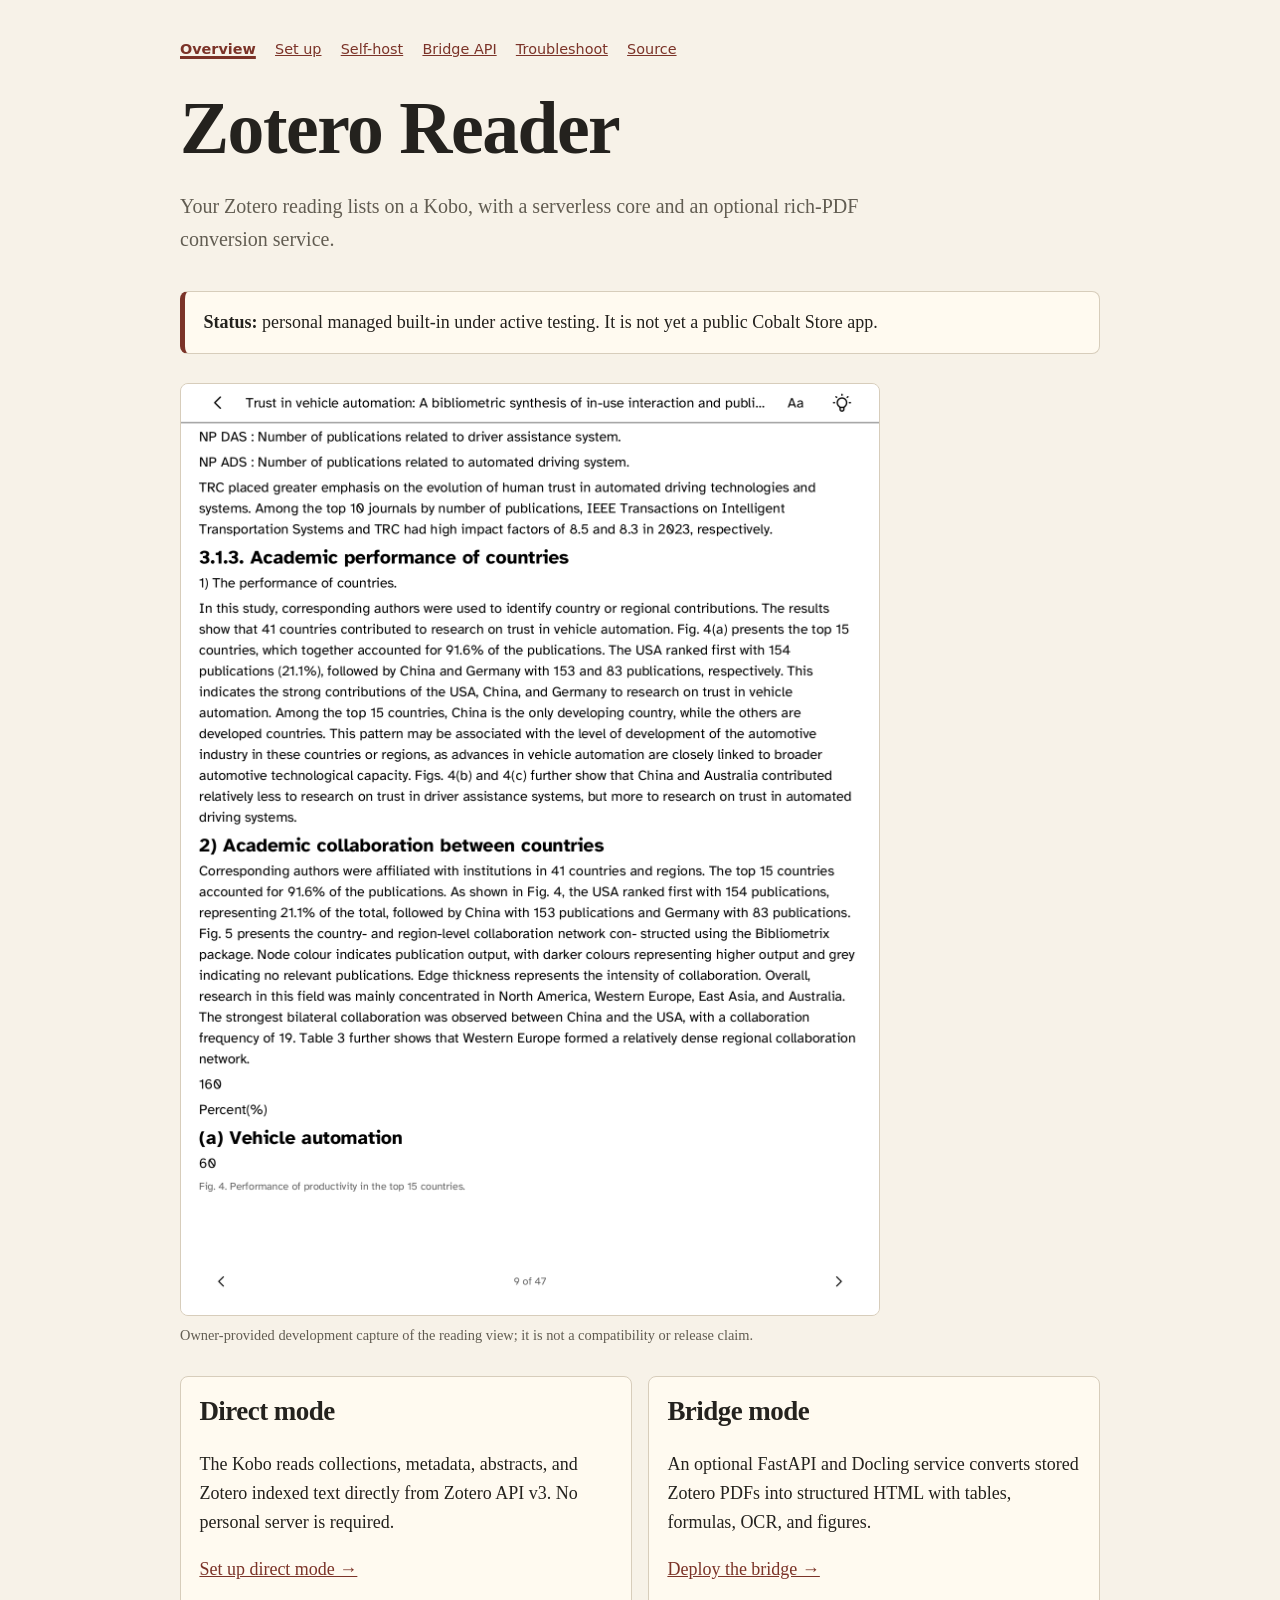
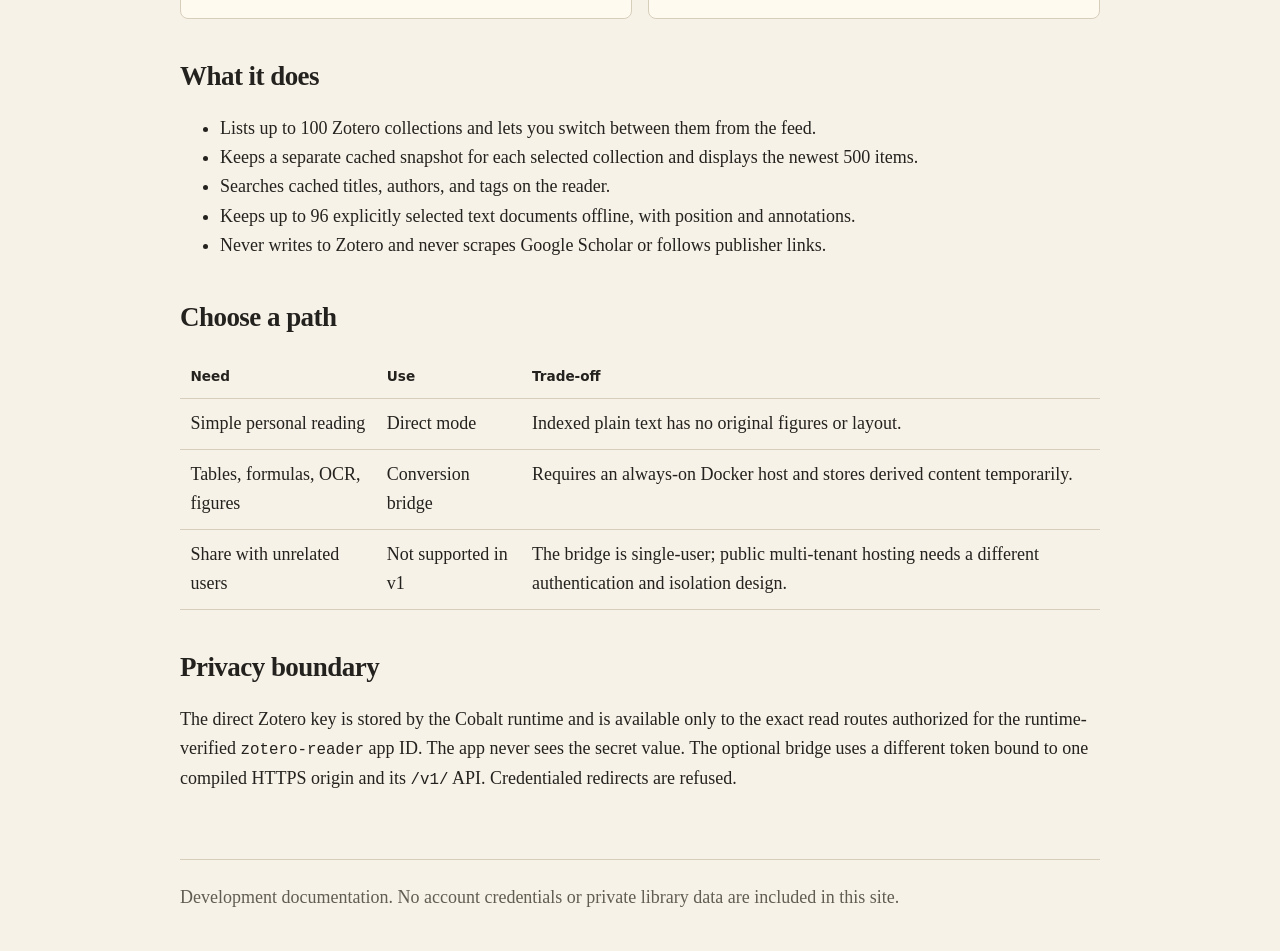
<file: docs/index.html>
<!doctype html>
<html lang="en">
<head>
  <meta charset="utf-8">
  <meta name="viewport" content="width=device-width, initial-scale=1">
  <meta name="description" content="Zotero Reader for Cobalt: browse Zotero collections and read papers on a Kobo.">
  <title>Zotero Reader for Cobalt</title>
  <link rel="stylesheet" href="styles.css">
</head>
<body>
<header>
  <nav aria-label="Documentation"><a aria-current="page" href="index.html">Overview</a><a href="setup.html">Set up</a><a href="self-hosting.html">Self-host</a><a href="api.html">Bridge API</a><a href="troubleshooting.html">Troubleshoot</a><a href="https://github.com/andreclerigo/cobalt-zotero-reader">Source</a></nav>
  <h1>Zotero Reader</h1>
  <p class="lede">Your Zotero reading lists on a Kobo, with a serverless core and an optional rich-PDF conversion service.</p>
</header>
<main>
  <div class="note"><strong>Status:</strong> personal managed built-in under active testing. It is not yet a public Cobalt Store app.</div>
  <figure>
    <img src="screenshots/kobo-reading-device.png" alt="Zotero Reader showing a full-text paper on a Kobo">
    <figcaption>Owner-provided development capture of the reading view; it is not a compatibility or release claim.</figcaption>
  </figure>
  <section class="cards" aria-label="Reading modes">
    <article class="card"><h2>Direct mode</h2><p>The Kobo reads collections, metadata, abstracts, and Zotero indexed text directly from Zotero API v3. No personal server is required.</p><p><a href="setup.html">Set up direct mode →</a></p></article>
    <article class="card"><h2>Bridge mode</h2><p>An optional FastAPI and Docling service converts stored Zotero PDFs into structured HTML with tables, formulas, OCR, and figures.</p><p><a href="self-hosting.html">Deploy the bridge →</a></p></article>
  </section>

  <h2>What it does</h2>
  <ul>
    <li>Lists up to 100 Zotero collections and lets you switch between them from the feed.</li>
    <li>Keeps a separate cached snapshot for each selected collection and displays the newest 500 items.</li>
    <li>Searches cached titles, authors, and tags on the reader.</li>
    <li>Keeps up to 96 explicitly selected text documents offline, with position and annotations.</li>
    <li>Never writes to Zotero and never scrapes Google Scholar or follows publisher links.</li>
  </ul>

  <h2>Choose a path</h2>
  <table>
    <thead><tr><th>Need</th><th>Use</th><th>Trade-off</th></tr></thead>
    <tbody>
      <tr><td>Simple personal reading</td><td>Direct mode</td><td>Indexed plain text has no original figures or layout.</td></tr>
      <tr><td>Tables, formulas, OCR, figures</td><td>Conversion bridge</td><td>Requires an always-on Docker host and stores derived content temporarily.</td></tr>
      <tr><td>Share with unrelated users</td><td>Not supported in v1</td><td>The bridge is single-user; public multi-tenant hosting needs a different authentication and isolation design.</td></tr>
    </tbody>
  </table>

  <h2>Privacy boundary</h2>
  <p>The direct Zotero key is stored by the Cobalt runtime and is available only to the exact read routes authorized for the runtime-verified <code>zotero-reader</code> app ID. The app never sees the secret value. The optional bridge uses a different token bound to one compiled HTTPS origin and its <code>/v1/</code> API. Credentialed redirects are refused.</p>
</main>
<footer>Development documentation. No account credentials or private library data are included in this site.</footer>
</body>
</html>
</file>
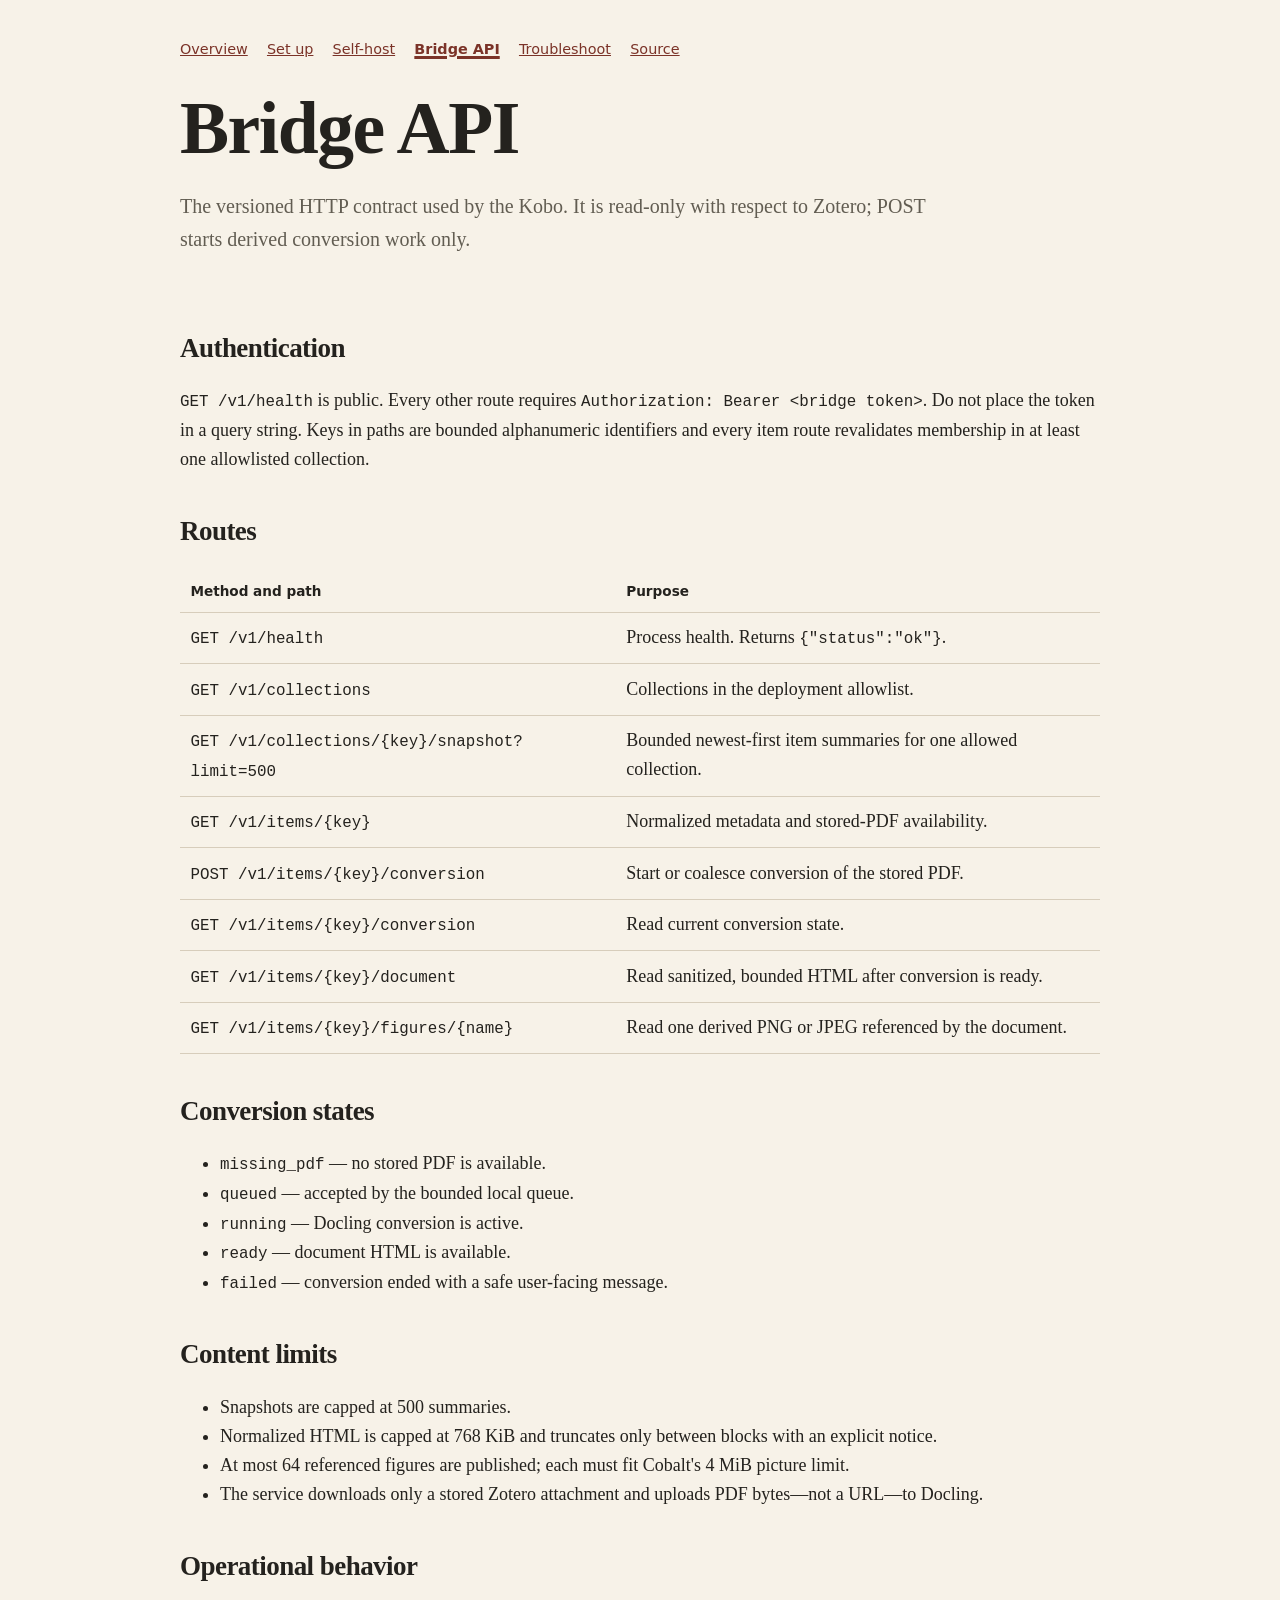
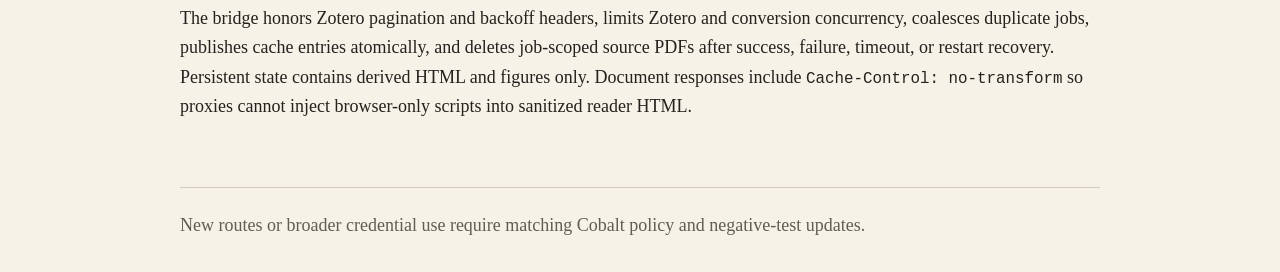
<file: docs/api.html>
<!doctype html>
<html lang="en">
<head>
  <meta charset="utf-8">
  <meta name="viewport" content="width=device-width, initial-scale=1">
  <meta name="description" content="Public HTTP contract for the optional Zotero Reader conversion bridge.">
  <title>Bridge API · Zotero Reader</title>
  <link rel="stylesheet" href="styles.css">
</head>
<body>
<header>
  <nav aria-label="Documentation"><a href="index.html">Overview</a><a href="setup.html">Set up</a><a href="self-hosting.html">Self-host</a><a aria-current="page" href="api.html">Bridge API</a><a href="troubleshooting.html">Troubleshoot</a><a href="https://github.com/andreclerigo/cobalt-zotero-reader">Source</a></nav>
  <h1>Bridge API</h1>
  <p class="lede">The versioned HTTP contract used by the Kobo. It is read-only with respect to Zotero; POST starts derived conversion work only.</p>
</header>
<main>
  <h2>Authentication</h2>
  <p><code>GET /v1/health</code> is public. Every other route requires <code>Authorization: Bearer &lt;bridge token&gt;</code>. Do not place the token in a query string. Keys in paths are bounded alphanumeric identifiers and every item route revalidates membership in at least one allowlisted collection.</p>

  <h2>Routes</h2>
  <table>
    <thead><tr><th>Method and path</th><th>Purpose</th></tr></thead>
    <tbody>
      <tr><td><code>GET /v1/health</code></td><td>Process health. Returns <code>{"status":"ok"}</code>.</td></tr>
      <tr><td><code>GET /v1/collections</code></td><td>Collections in the deployment allowlist.</td></tr>
      <tr><td><code>GET /v1/collections/{key}/snapshot?limit=500</code></td><td>Bounded newest-first item summaries for one allowed collection.</td></tr>
      <tr><td><code>GET /v1/items/{key}</code></td><td>Normalized metadata and stored-PDF availability.</td></tr>
      <tr><td><code>POST /v1/items/{key}/conversion</code></td><td>Start or coalesce conversion of the stored PDF.</td></tr>
      <tr><td><code>GET /v1/items/{key}/conversion</code></td><td>Read current conversion state.</td></tr>
      <tr><td><code>GET /v1/items/{key}/document</code></td><td>Read sanitized, bounded HTML after conversion is ready.</td></tr>
      <tr><td><code>GET /v1/items/{key}/figures/{name}</code></td><td>Read one derived PNG or JPEG referenced by the document.</td></tr>
    </tbody>
  </table>

  <h2>Conversion states</h2>
  <ul>
    <li><code>missing_pdf</code> — no stored PDF is available.</li>
    <li><code>queued</code> — accepted by the bounded local queue.</li>
    <li><code>running</code> — Docling conversion is active.</li>
    <li><code>ready</code> — document HTML is available.</li>
    <li><code>failed</code> — conversion ended with a safe user-facing message.</li>
  </ul>

  <h2>Content limits</h2>
  <ul>
    <li>Snapshots are capped at 500 summaries.</li>
    <li>Normalized HTML is capped at 768 KiB and truncates only between blocks with an explicit notice.</li>
    <li>At most 64 referenced figures are published; each must fit Cobalt's 4 MiB picture limit.</li>
    <li>The service downloads only a stored Zotero attachment and uploads PDF bytes—not a URL—to Docling.</li>
  </ul>

  <h2>Operational behavior</h2>
  <p>The bridge honors Zotero pagination and backoff headers, limits Zotero and conversion concurrency, coalesces duplicate jobs, publishes cache entries atomically, and deletes job-scoped source PDFs after success, failure, timeout, or restart recovery. Persistent state contains derived HTML and figures only. Document responses include <code>Cache-Control: no-transform</code> so proxies cannot inject browser-only scripts into sanitized reader HTML.</p>
</main>
<footer>New routes or broader credential use require matching Cobalt policy and negative-test updates.</footer>
</body>
</html>
</file>
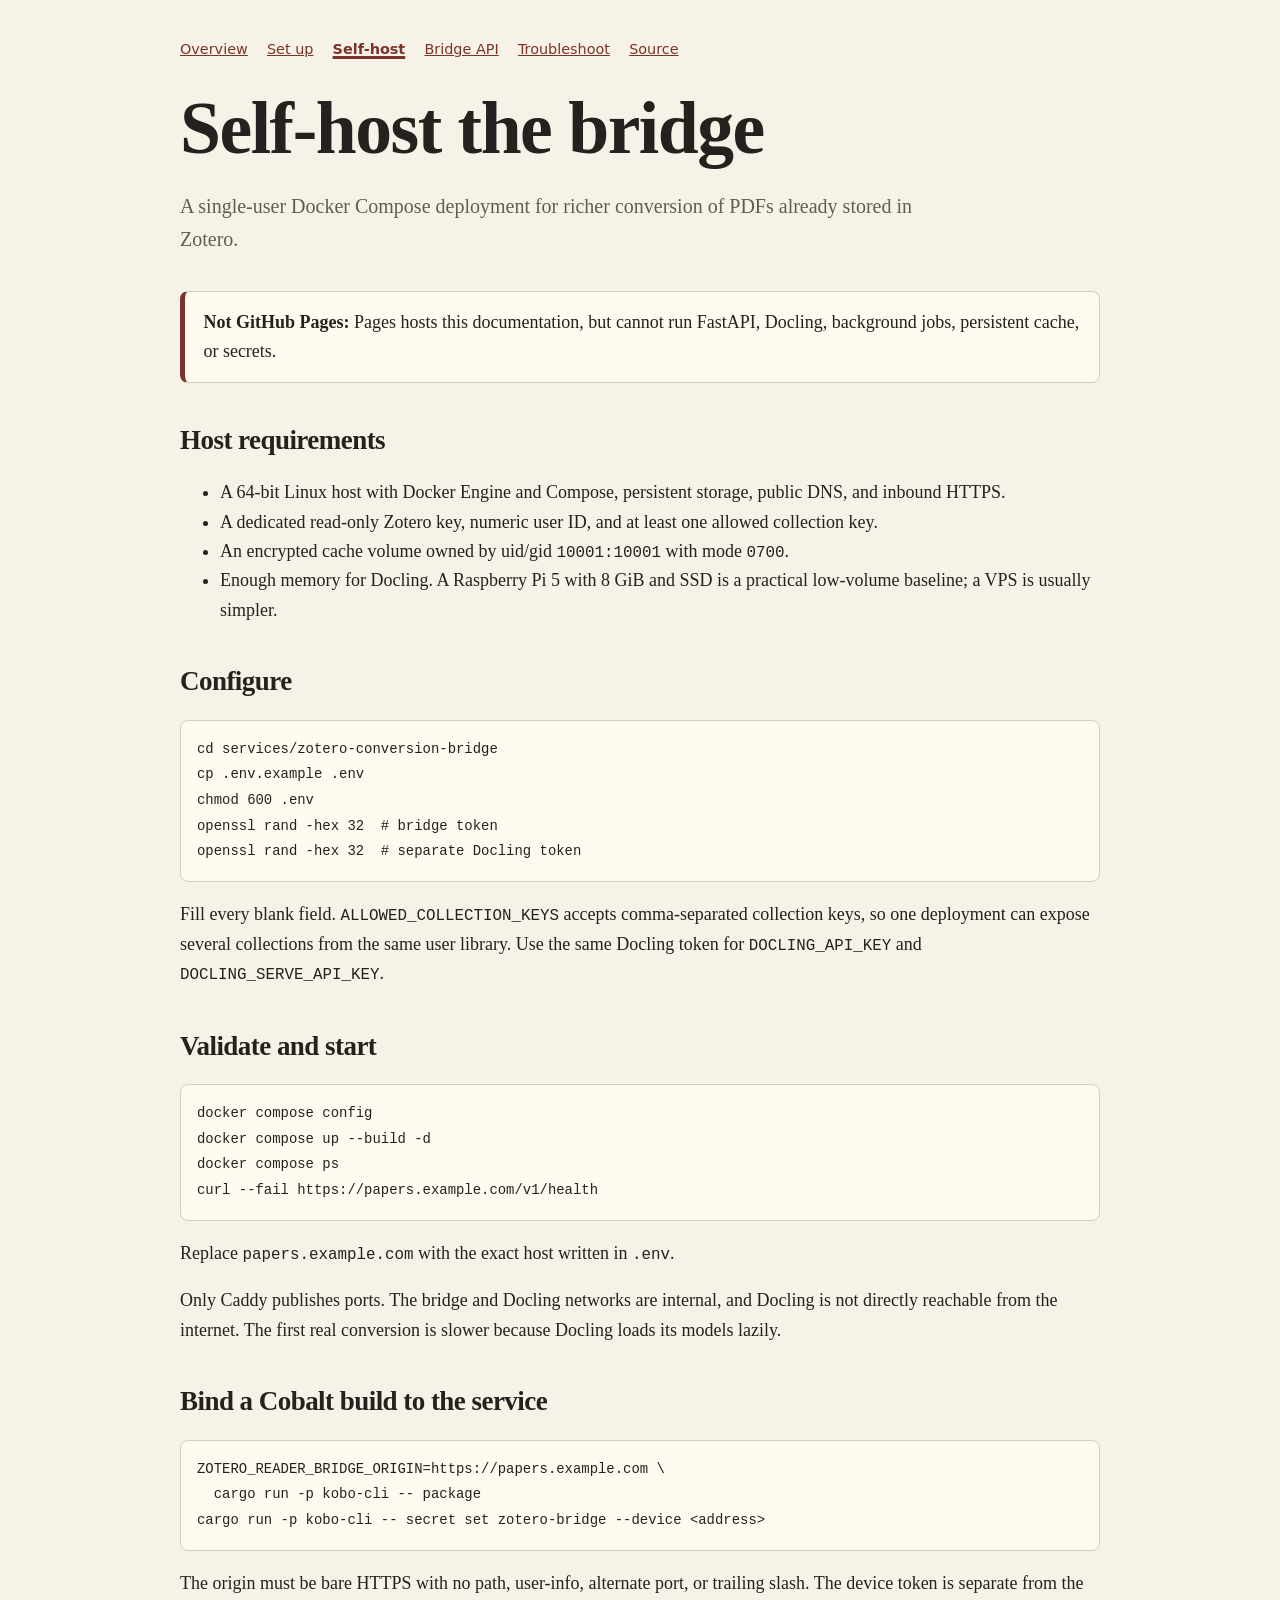
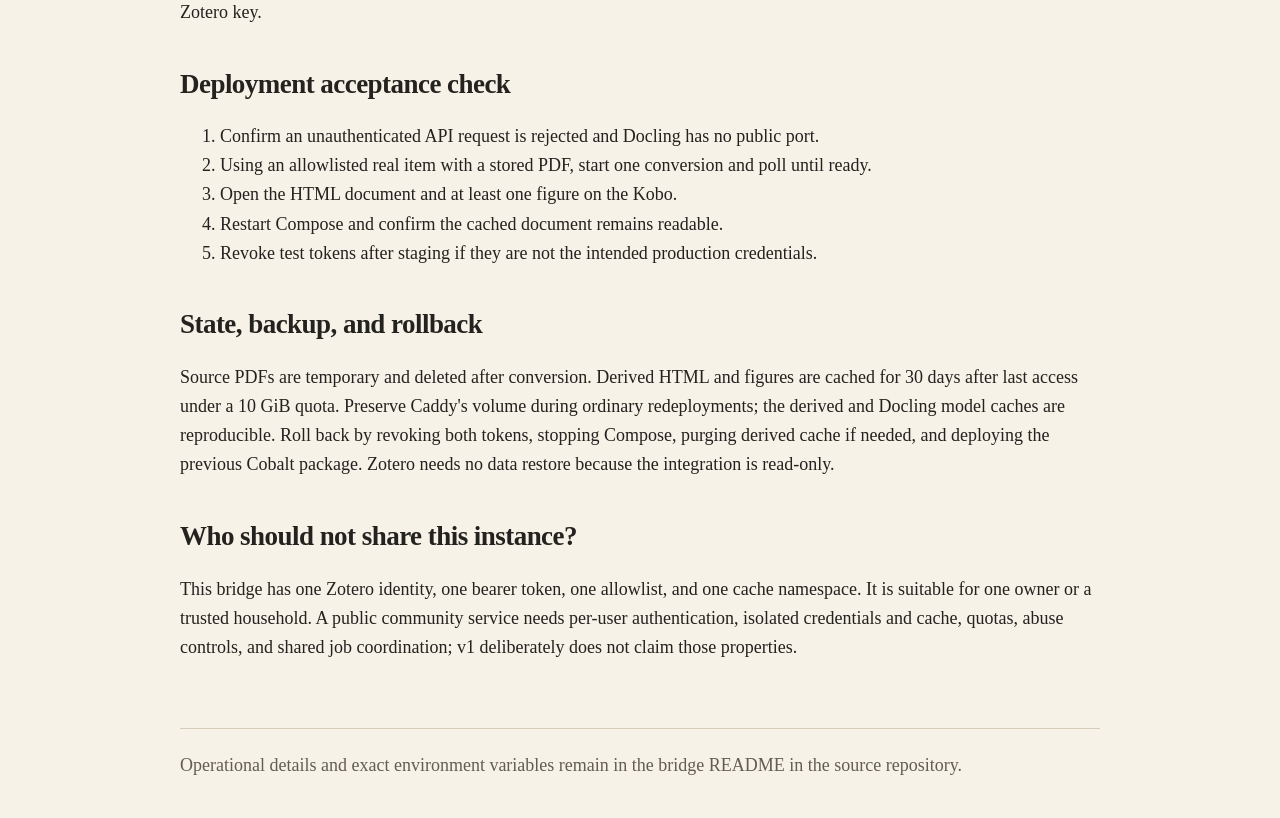
<file: docs/self-hosting.html>
<!doctype html>
<html lang="en">
<head>
  <meta charset="utf-8">
  <meta name="viewport" content="width=device-width, initial-scale=1">
  <meta name="description" content="Self-host the optional Zotero Reader Docling conversion bridge.">
  <title>Self-host · Zotero Reader</title>
  <link rel="stylesheet" href="styles.css">
</head>
<body>
<header>
  <nav aria-label="Documentation"><a href="index.html">Overview</a><a href="setup.html">Set up</a><a aria-current="page" href="self-hosting.html">Self-host</a><a href="api.html">Bridge API</a><a href="troubleshooting.html">Troubleshoot</a><a href="https://github.com/andreclerigo/cobalt-zotero-reader">Source</a></nav>
  <h1>Self-host the bridge</h1>
  <p class="lede">A single-user Docker Compose deployment for richer conversion of PDFs already stored in Zotero.</p>
</header>
<main>
  <div class="note"><strong>Not GitHub Pages:</strong> Pages hosts this documentation, but cannot run FastAPI, Docling, background jobs, persistent cache, or secrets.</div>

  <h2>Host requirements</h2>
  <ul>
    <li>A 64-bit Linux host with Docker Engine and Compose, persistent storage, public DNS, and inbound HTTPS.</li>
    <li>A dedicated read-only Zotero key, numeric user ID, and at least one allowed collection key.</li>
    <li>An encrypted cache volume owned by uid/gid <code>10001:10001</code> with mode <code>0700</code>.</li>
    <li>Enough memory for Docling. A Raspberry Pi 5 with 8 GiB and SSD is a practical low-volume baseline; a VPS is usually simpler.</li>
  </ul>

  <h2>Configure</h2>
  <pre><code>cd services/zotero-conversion-bridge
cp .env.example .env
chmod 600 .env
openssl rand -hex 32  # bridge token
openssl rand -hex 32  # separate Docling token</code></pre>
  <p>Fill every blank field. <code>ALLOWED_COLLECTION_KEYS</code> accepts comma-separated collection keys, so one deployment can expose several collections from the same user library. Use the same Docling token for <code>DOCLING_API_KEY</code> and <code>DOCLING_SERVE_API_KEY</code>.</p>

  <h2>Validate and start</h2>
  <pre><code>docker compose config
docker compose up --build -d
docker compose ps
curl --fail https://papers.example.com/v1/health</code></pre>
  <p>Replace <code>papers.example.com</code> with the exact host written in <code>.env</code>.</p>
  <p>Only Caddy publishes ports. The bridge and Docling networks are internal, and Docling is not directly reachable from the internet. The first real conversion is slower because Docling loads its models lazily.</p>

  <h2>Bind a Cobalt build to the service</h2>
  <pre><code>ZOTERO_READER_BRIDGE_ORIGIN=https://papers.example.com \
  cargo run -p kobo-cli -- package
cargo run -p kobo-cli -- secret set zotero-bridge --device &lt;address&gt;</code></pre>
  <p>The origin must be bare HTTPS with no path, user-info, alternate port, or trailing slash. The device token is separate from the Zotero key.</p>

  <h2>Deployment acceptance check</h2>
  <ol>
    <li>Confirm an unauthenticated API request is rejected and Docling has no public port.</li>
    <li>Using an allowlisted real item with a stored PDF, start one conversion and poll until ready.</li>
    <li>Open the HTML document and at least one figure on the Kobo.</li>
    <li>Restart Compose and confirm the cached document remains readable.</li>
    <li>Revoke test tokens after staging if they are not the intended production credentials.</li>
  </ol>

  <h2>State, backup, and rollback</h2>
  <p>Source PDFs are temporary and deleted after conversion. Derived HTML and figures are cached for 30 days after last access under a 10 GiB quota. Preserve Caddy's volume during ordinary redeployments; the derived and Docling model caches are reproducible. Roll back by revoking both tokens, stopping Compose, purging derived cache if needed, and deploying the previous Cobalt package. Zotero needs no data restore because the integration is read-only.</p>

  <h2>Who should not share this instance?</h2>
  <p>This bridge has one Zotero identity, one bearer token, one allowlist, and one cache namespace. It is suitable for one owner or a trusted household. A public community service needs per-user authentication, isolated credentials and cache, quotas, abuse controls, and shared job coordination; v1 deliberately does not claim those properties.</p>
</main>
<footer>Operational details and exact environment variables remain in the bridge README in the source repository.</footer>
</body>
</html>
</file>
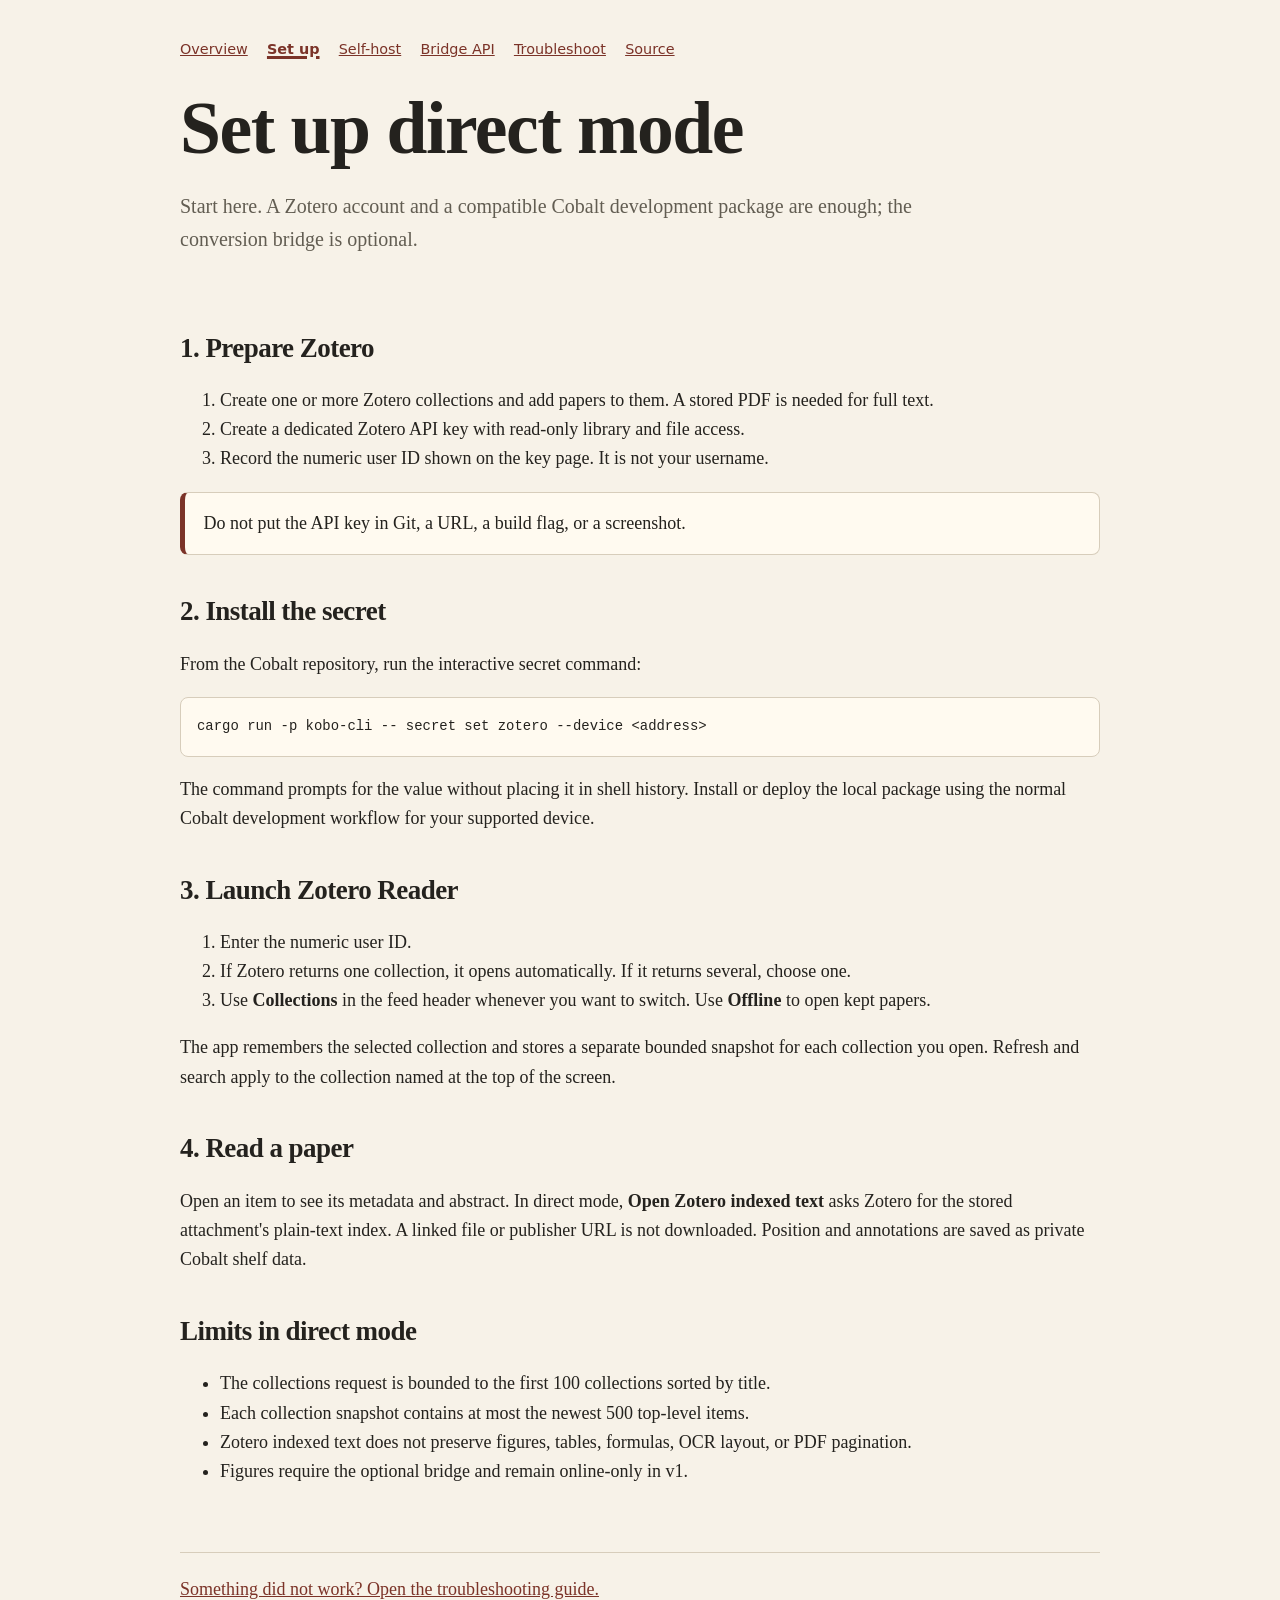
<file: docs/setup.html>
<!doctype html>
<html lang="en">
<head>
  <meta charset="utf-8">
  <meta name="viewport" content="width=device-width, initial-scale=1">
  <meta name="description" content="Set up Zotero Reader direct mode on a Cobalt Kobo.">
  <title>Set up · Zotero Reader</title>
  <link rel="stylesheet" href="styles.css">
</head>
<body>
<header>
  <nav aria-label="Documentation"><a href="index.html">Overview</a><a aria-current="page" href="setup.html">Set up</a><a href="self-hosting.html">Self-host</a><a href="api.html">Bridge API</a><a href="troubleshooting.html">Troubleshoot</a><a href="https://github.com/andreclerigo/cobalt-zotero-reader">Source</a></nav>
  <h1>Set up direct mode</h1>
  <p class="lede">Start here. A Zotero account and a compatible Cobalt development package are enough; the conversion bridge is optional.</p>
</header>
<main>
  <h2>1. Prepare Zotero</h2>
  <ol>
    <li>Create one or more Zotero collections and add papers to them. A stored PDF is needed for full text.</li>
    <li>Create a dedicated Zotero API key with read-only library and file access.</li>
    <li>Record the numeric user ID shown on the key page. It is not your username.</li>
  </ol>
  <div class="note">Do not put the API key in Git, a URL, a build flag, or a screenshot.</div>

  <h2>2. Install the secret</h2>
  <p>From the Cobalt repository, run the interactive secret command:</p>
  <pre><code>cargo run -p kobo-cli -- secret set zotero --device &lt;address&gt;</code></pre>
  <p>The command prompts for the value without placing it in shell history. Install or deploy the local package using the normal Cobalt development workflow for your supported device.</p>

  <h2>3. Launch Zotero Reader</h2>
  <ol>
    <li>Enter the numeric user ID.</li>
    <li>If Zotero returns one collection, it opens automatically. If it returns several, choose one.</li>
    <li>Use <strong>Collections</strong> in the feed header whenever you want to switch. Use <strong>Offline</strong> to open kept papers.</li>
  </ol>
  <p>The app remembers the selected collection and stores a separate bounded snapshot for each collection you open. Refresh and search apply to the collection named at the top of the screen.</p>

  <h2>4. Read a paper</h2>
  <p>Open an item to see its metadata and abstract. In direct mode, <strong>Open Zotero indexed text</strong> asks Zotero for the stored attachment's plain-text index. A linked file or publisher URL is not downloaded. Position and annotations are saved as private Cobalt shelf data.</p>

  <h2>Limits in direct mode</h2>
  <ul>
    <li>The collections request is bounded to the first 100 collections sorted by title.</li>
    <li>Each collection snapshot contains at most the newest 500 top-level items.</li>
    <li>Zotero indexed text does not preserve figures, tables, formulas, OCR layout, or PDF pagination.</li>
    <li>Figures require the optional bridge and remain online-only in v1.</li>
  </ul>
</main>
<footer><a href="troubleshooting.html">Something did not work? Open the troubleshooting guide.</a></footer>
</body>
</html>
</file>
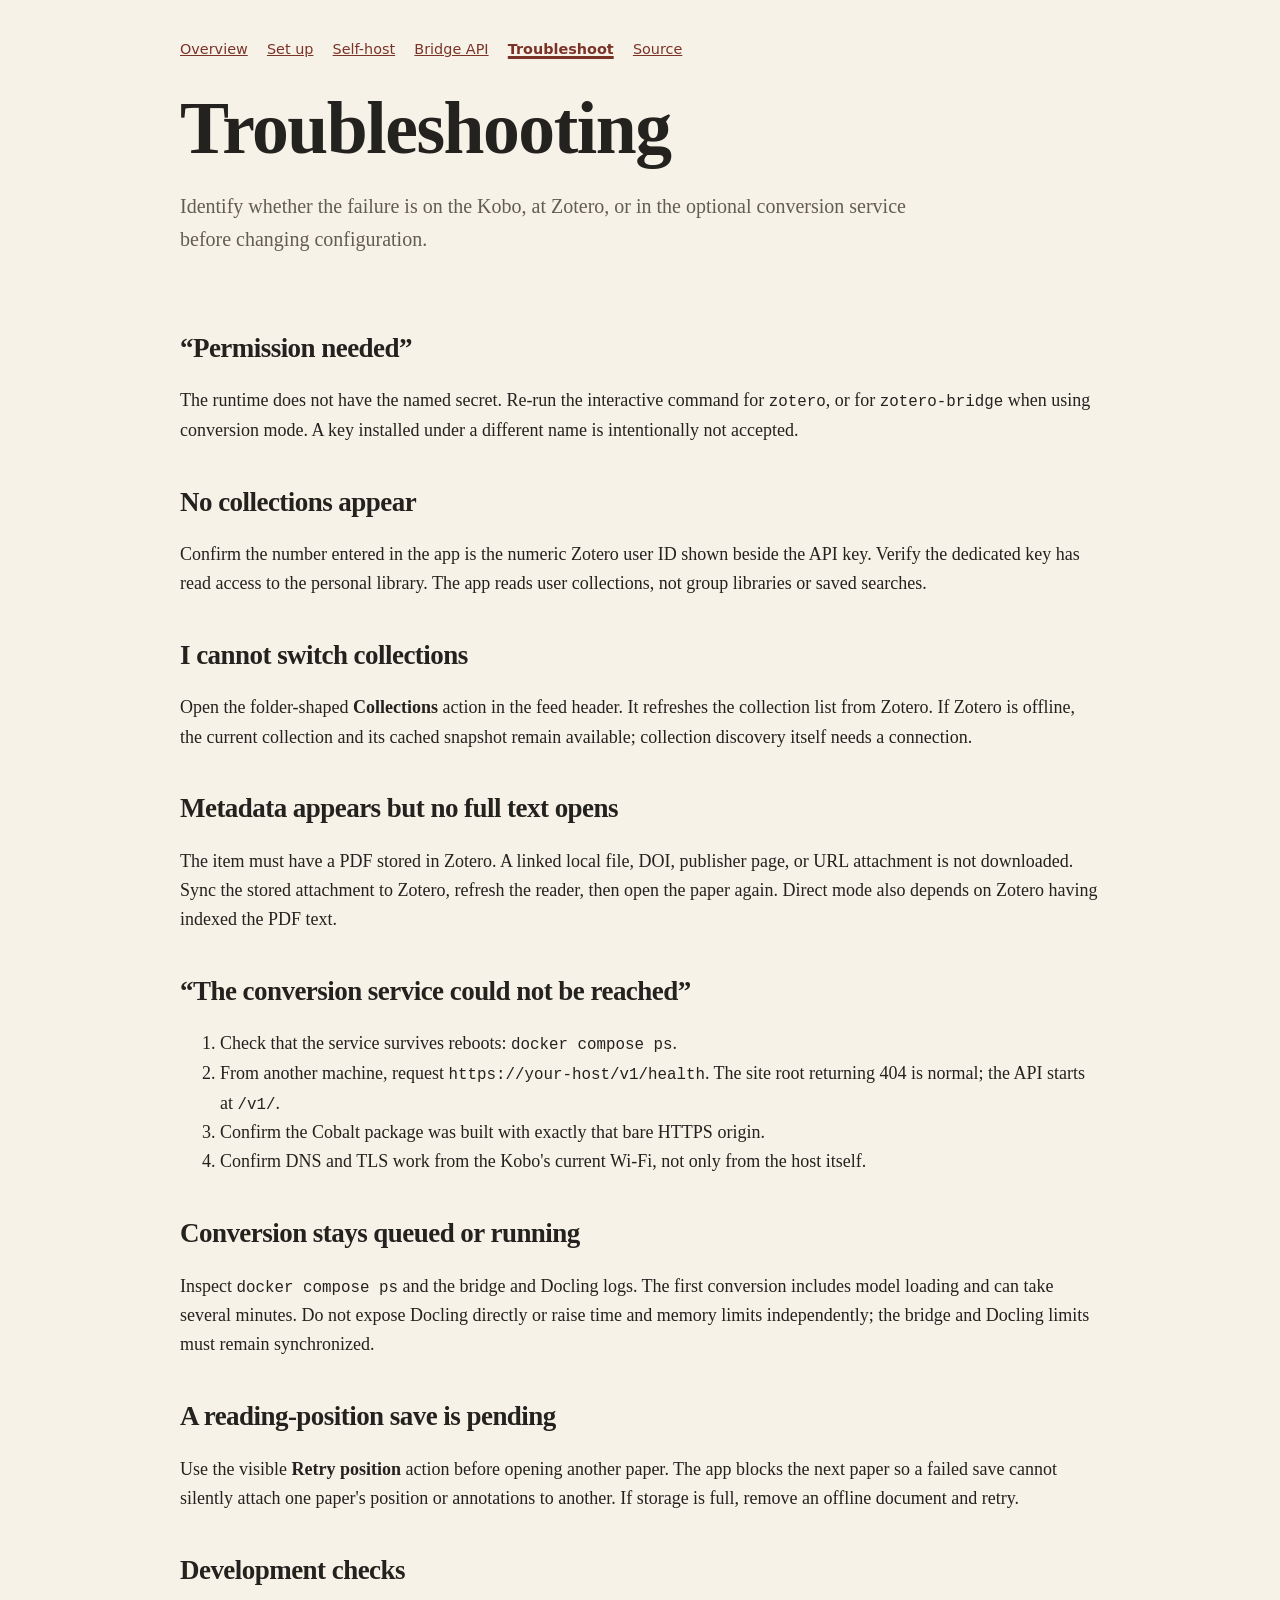
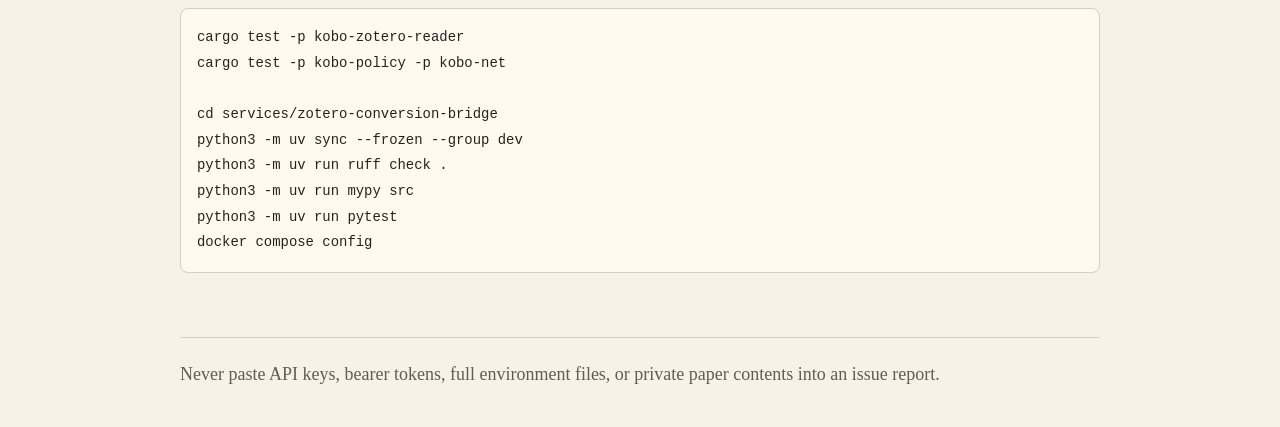
<file: docs/troubleshooting.html>
<!doctype html>
<html lang="en">
<head>
  <meta charset="utf-8">
  <meta name="viewport" content="width=device-width, initial-scale=1">
  <meta name="description" content="Troubleshoot Zotero Reader on Cobalt and its optional conversion bridge.">
  <title>Troubleshoot · Zotero Reader</title>
  <link rel="stylesheet" href="styles.css">
</head>
<body>
<header>
  <nav aria-label="Documentation"><a href="index.html">Overview</a><a href="setup.html">Set up</a><a href="self-hosting.html">Self-host</a><a href="api.html">Bridge API</a><a aria-current="page" href="troubleshooting.html">Troubleshoot</a><a href="https://github.com/andreclerigo/cobalt-zotero-reader">Source</a></nav>
  <h1>Troubleshooting</h1>
  <p class="lede">Identify whether the failure is on the Kobo, at Zotero, or in the optional conversion service before changing configuration.</p>
</header>
<main>
  <h2>“Permission needed”</h2>
  <p>The runtime does not have the named secret. Re-run the interactive command for <code>zotero</code>, or for <code>zotero-bridge</code> when using conversion mode. A key installed under a different name is intentionally not accepted.</p>

  <h2>No collections appear</h2>
  <p>Confirm the number entered in the app is the numeric Zotero user ID shown beside the API key. Verify the dedicated key has read access to the personal library. The app reads user collections, not group libraries or saved searches.</p>

  <h2>I cannot switch collections</h2>
  <p>Open the folder-shaped <strong>Collections</strong> action in the feed header. It refreshes the collection list from Zotero. If Zotero is offline, the current collection and its cached snapshot remain available; collection discovery itself needs a connection.</p>

  <h2>Metadata appears but no full text opens</h2>
  <p>The item must have a PDF stored in Zotero. A linked local file, DOI, publisher page, or URL attachment is not downloaded. Sync the stored attachment to Zotero, refresh the reader, then open the paper again. Direct mode also depends on Zotero having indexed the PDF text.</p>

  <h2>“The conversion service could not be reached”</h2>
  <ol>
    <li>Check that the service survives reboots: <code>docker compose ps</code>.</li>
    <li>From another machine, request <code>https://your-host/v1/health</code>. The site root returning 404 is normal; the API starts at <code>/v1/</code>.</li>
    <li>Confirm the Cobalt package was built with exactly that bare HTTPS origin.</li>
    <li>Confirm DNS and TLS work from the Kobo's current Wi-Fi, not only from the host itself.</li>
  </ol>

  <h2>Conversion stays queued or running</h2>
  <p>Inspect <code>docker compose ps</code> and the bridge and Docling logs. The first conversion includes model loading and can take several minutes. Do not expose Docling directly or raise time and memory limits independently; the bridge and Docling limits must remain synchronized.</p>

  <h2>A reading-position save is pending</h2>
  <p>Use the visible <strong>Retry position</strong> action before opening another paper. The app blocks the next paper so a failed save cannot silently attach one paper's position or annotations to another. If storage is full, remove an offline document and retry.</p>

  <h2>Development checks</h2>
  <pre><code>cargo test -p kobo-zotero-reader
cargo test -p kobo-policy -p kobo-net

cd services/zotero-conversion-bridge
python3 -m uv sync --frozen --group dev
python3 -m uv run ruff check .
python3 -m uv run mypy src
python3 -m uv run pytest
docker compose config</code></pre>
</main>
<footer>Never paste API keys, bearer tokens, full environment files, or private paper contents into an issue report.</footer>
</body>
</html>
</file>
<file: docs/styles.css>
:root {
  color-scheme: light dark;
  --paper: #f7f2e8;
  --ink: #24221e;
  --muted: #625d52;
  --line: #d7cdbb;
  --accent: #7b3328;
  --panel: #fffaf0;
  font-family: ui-serif, Georgia, Cambria, "Times New Roman", serif;
}

* { box-sizing: border-box; }

body {
  margin: 0;
  background: var(--paper);
  color: var(--ink);
  font-size: 18px;
  line-height: 1.62;
}

header, main, footer {
  width: min(920px, calc(100% - 2rem));
  margin-inline: auto;
}

header { padding: 2.4rem 0 1rem; }
main { padding-bottom: 3rem; }
footer { border-top: 1px solid var(--line); padding: 1.4rem 0 2.5rem; color: var(--muted); }

nav { display: flex; flex-wrap: wrap; gap: .5rem 1.2rem; font-family: ui-sans-serif, system-ui, sans-serif; font-size: .9rem; }
nav a[aria-current="page"] { font-weight: 700; text-decoration-thickness: 3px; }

h1, h2, h3 { line-height: 1.15; letter-spacing: -.02em; }
h1 { font-size: clamp(2.4rem, 8vw, 4.6rem); margin: 1.5rem 0 .4rem; }
h2 { margin-top: 2.6rem; }

a { color: var(--accent); }
code, pre { font-family: ui-monospace, SFMono-Regular, Consolas, monospace; font-size: .88em; }
pre { overflow-x: auto; padding: 1rem; border: 1px solid var(--line); border-radius: 8px; background: var(--panel); }
figure { margin: 1.8rem 0; }
figure img { display: block; width: min(100%, 700px); height: auto; border: 1px solid var(--line); border-radius: 8px; }
figcaption { margin-top: .5rem; color: var(--muted); font-size: .9rem; }

.lede { color: var(--muted); font-size: 1.25rem; max-width: 48rem; }
.cards { display: grid; grid-template-columns: repeat(auto-fit, minmax(240px, 1fr)); gap: 1rem; margin: 1.5rem 0; }
.card, .note { border: 1px solid var(--line); border-radius: 8px; background: var(--panel); padding: 1rem 1.15rem; }
.card h2, .card h3 { margin-top: .2rem; }
.note { border-left: 5px solid var(--accent); }
table { width: 100%; border-collapse: collapse; }
th, td { border-bottom: 1px solid var(--line); padding: .65rem; text-align: left; vertical-align: top; }
th { font-family: ui-sans-serif, system-ui, sans-serif; font-size: .85rem; }

@media (prefers-color-scheme: dark) {
  :root { --paper: #211f1b; --ink: #f4eee2; --muted: #c7bcaa; --line: #514a40; --accent: #f0a193; --panel: #2a2722; }
}
</file>
